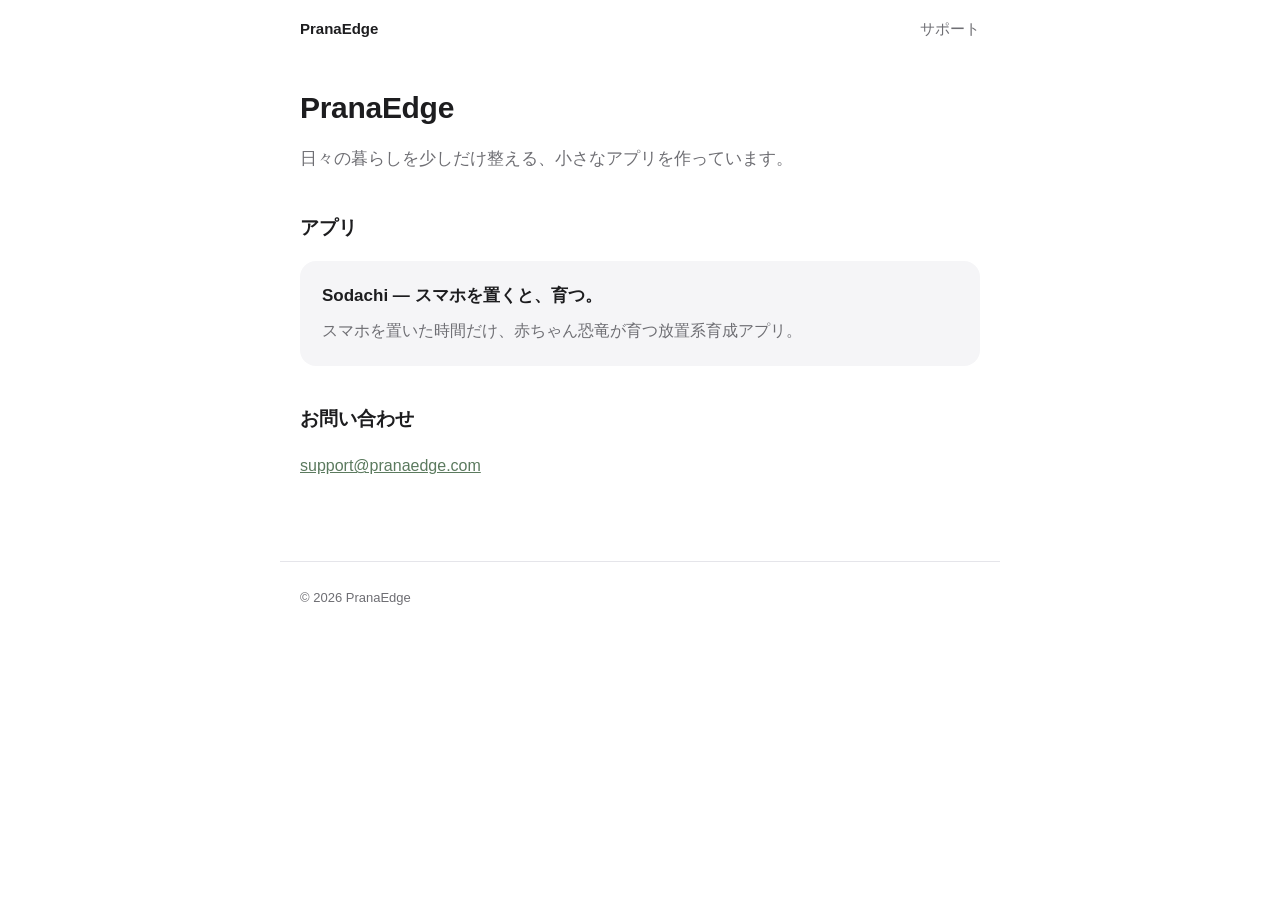
<file: index.html>
<!DOCTYPE html>
<html lang="ja">
<head>
<meta charset="utf-8">
<meta name="viewport" content="width=device-width, initial-scale=1">
<title>PranaEdge</title>
<meta name="description" content="PranaEdge は、日々の暮らしを少しだけ整える小さなアプリを作っています。">
<link rel="stylesheet" href="/style.css">
</head>
<body>
<header><a href="/">PranaEdge</a><nav><a href="/sodachi/support">サポート</a></nav></header>
<main>
  <h1>PranaEdge</h1>
  <p class="lead">日々の暮らしを少しだけ整える、小さなアプリを作っています。</p>
  <h2>アプリ</h2>
  <a class="card" href="/sodachi/" style="display:block;text-decoration:none;color:inherit">
    <h3>Sodachi — スマホを置くと、育つ。</h3>
    <p>スマホを置いた時間だけ、赤ちゃん恐竜が育つ放置系育成アプリ。</p>
  </a>
  <h2>お問い合わせ</h2>
  <p><a href="mailto:support@pranaedge.com">support@pranaedge.com</a></p>
</main>
<footer>© 2026 PranaEdge</footer>
</body>
</html>
</file>
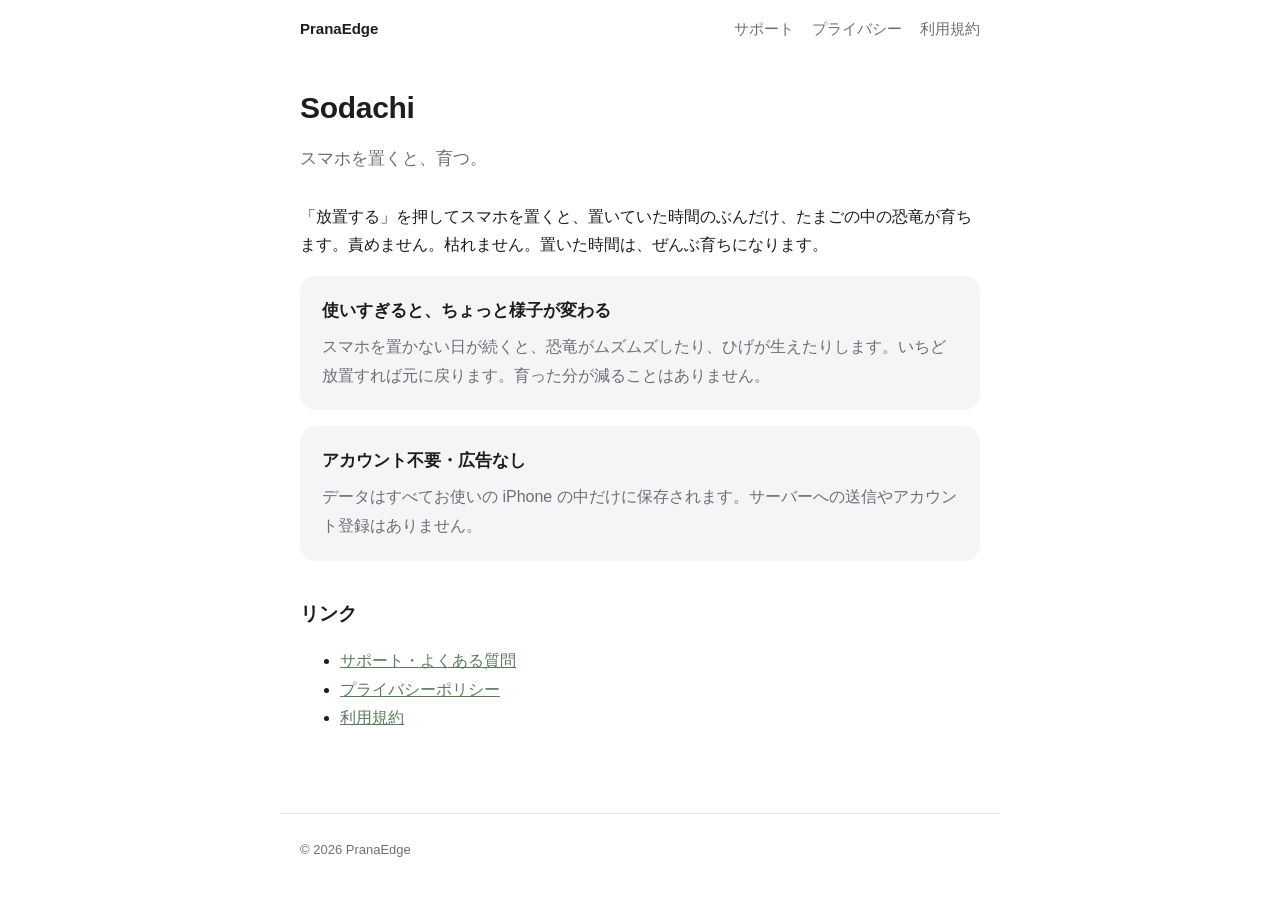
<file: sodachi/index.html>
<!DOCTYPE html>
<html lang="ja">
<head>
<meta charset="utf-8">
<meta name="viewport" content="width=device-width, initial-scale=1">
<title>Sodachi — スマホを置くと、育つ。</title>
<meta name="description" content="スマホを置いた時間だけ、赤ちゃん恐竜が育つ放置系育成アプリ。">
<link rel="stylesheet" href="/style.css">
</head>
<body>
<header><a href="/">PranaEdge</a><nav><a href="/sodachi/support">サポート</a><a href="/sodachi/privacy">プライバシー</a><a href="/sodachi/terms">利用規約</a></nav></header>
<main>
  <h1>Sodachi</h1>
  <p class="lead">スマホを置くと、育つ。</p>
  <p>「放置する」を押してスマホを置くと、置いていた時間のぶんだけ、たまごの中の恐竜が育ちます。責めません。枯れません。置いた時間は、ぜんぶ育ちになります。</p>
  <div class="card"><h3>使いすぎると、ちょっと様子が変わる</h3><p>スマホを置かない日が続くと、恐竜がムズムズしたり、ひげが生えたりします。いちど放置すれば元に戻ります。育った分が減ることはありません。</p></div>
  <div class="card"><h3>アカウント不要・広告なし</h3><p>データはすべてお使いの iPhone の中だけに保存されます。サーバーへの送信やアカウント登録はありません。</p></div>
  <h2>リンク</h2>
  <ul>
    <li><a href="/sodachi/support">サポート・よくある質問</a></li>
    <li><a href="/sodachi/privacy">プライバシーポリシー</a></li>
    <li><a href="/sodachi/terms">利用規約</a></li>
  </ul>
</main>
<footer>© 2026 PranaEdge</footer>
</body>
</html>
</file>
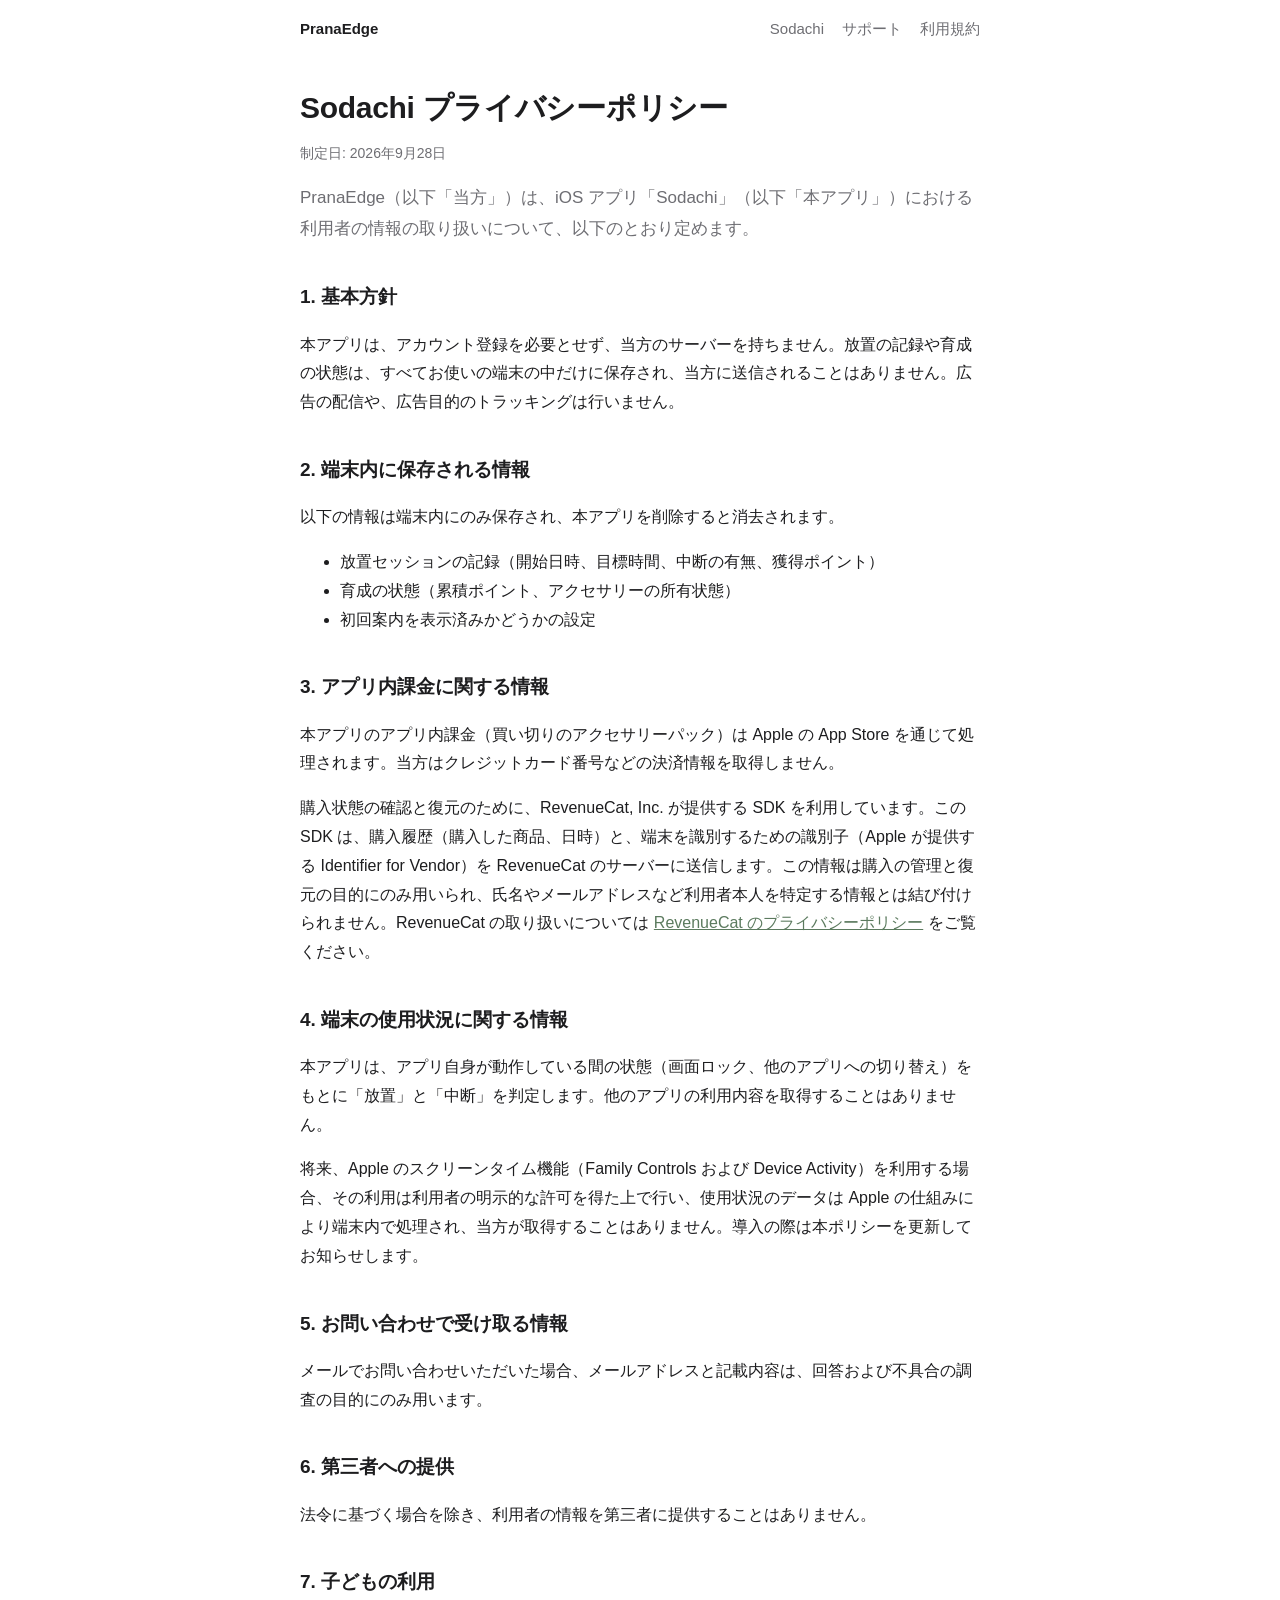
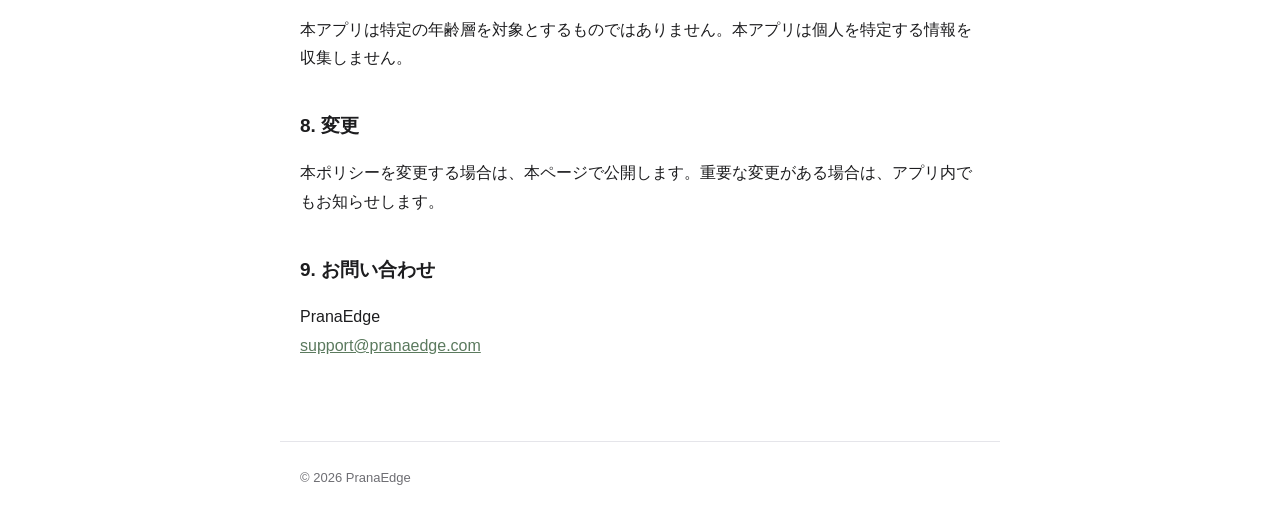
<file: sodachi/privacy.html>
<!DOCTYPE html>
<html lang="ja">
<head>
<meta charset="utf-8">
<meta name="viewport" content="width=device-width, initial-scale=1">
<title>Sodachi プライバシーポリシー</title>
<link rel="stylesheet" href="/style.css">
</head>
<body>
<header><a href="/">PranaEdge</a><nav><a href="/sodachi/">Sodachi</a><a href="/sodachi/support">サポート</a><a href="/sodachi/terms">利用規約</a></nav></header>
<main>
  <h1>Sodachi プライバシーポリシー</h1>
  <p class="date">制定日: 2026年9月28日</p>
  <p class="lead">PranaEdge（以下「当方」）は、iOS アプリ「Sodachi」（以下「本アプリ」）における利用者の情報の取り扱いについて、以下のとおり定めます。</p>

  <h2>1. 基本方針</h2>
  <p>本アプリは、アカウント登録を必要とせず、当方のサーバーを持ちません。放置の記録や育成の状態は、すべてお使いの端末の中だけに保存され、当方に送信されることはありません。広告の配信や、広告目的のトラッキングは行いません。</p>

  <h2>2. 端末内に保存される情報</h2>
  <p>以下の情報は端末内にのみ保存され、本アプリを削除すると消去されます。</p>
  <ul>
    <li>放置セッションの記録（開始日時、目標時間、中断の有無、獲得ポイント）</li>
    <li>育成の状態（累積ポイント、アクセサリーの所有状態）</li>
    <li>初回案内を表示済みかどうかの設定</li>
  </ul>

  <h2>3. アプリ内課金に関する情報</h2>
  <p>本アプリのアプリ内課金（買い切りのアクセサリーパック）は Apple の App Store を通じて処理されます。当方はクレジットカード番号などの決済情報を取得しません。</p>
  <p>購入状態の確認と復元のために、RevenueCat, Inc. が提供する SDK を利用しています。この SDK は、購入履歴（購入した商品、日時）と、端末を識別するための識別子（Apple が提供する Identifier for Vendor）を RevenueCat のサーバーに送信します。この情報は購入の管理と復元の目的にのみ用いられ、氏名やメールアドレスなど利用者本人を特定する情報とは結び付けられません。RevenueCat の取り扱いについては <a href="https://www.revenuecat.com/privacy" target="_blank" rel="noopener">RevenueCat のプライバシーポリシー</a> をご覧ください。</p>

  <h2>4. 端末の使用状況に関する情報</h2>
  <p>本アプリは、アプリ自身が動作している間の状態（画面ロック、他のアプリへの切り替え）をもとに「放置」と「中断」を判定します。他のアプリの利用内容を取得することはありません。</p>
  <p>将来、Apple のスクリーンタイム機能（Family Controls および Device Activity）を利用する場合、その利用は利用者の明示的な許可を得た上で行い、使用状況のデータは Apple の仕組みにより端末内で処理され、当方が取得することはありません。導入の際は本ポリシーを更新してお知らせします。</p>

  <h2>5. お問い合わせで受け取る情報</h2>
  <p>メールでお問い合わせいただいた場合、メールアドレスと記載内容は、回答および不具合の調査の目的にのみ用います。</p>

  <h2>6. 第三者への提供</h2>
  <p>法令に基づく場合を除き、利用者の情報を第三者に提供することはありません。</p>

  <h2>7. 子どもの利用</h2>
  <p>本アプリは特定の年齢層を対象とするものではありません。本アプリは個人を特定する情報を収集しません。</p>

  <h2>8. 変更</h2>
  <p>本ポリシーを変更する場合は、本ページで公開します。重要な変更がある場合は、アプリ内でもお知らせします。</p>

  <h2>9. お問い合わせ</h2>
  <p>PranaEdge<br><a href="mailto:support@pranaedge.com">support@pranaedge.com</a></p>
</main>
<footer>© 2026 PranaEdge</footer>
</body>
</html>
</file>
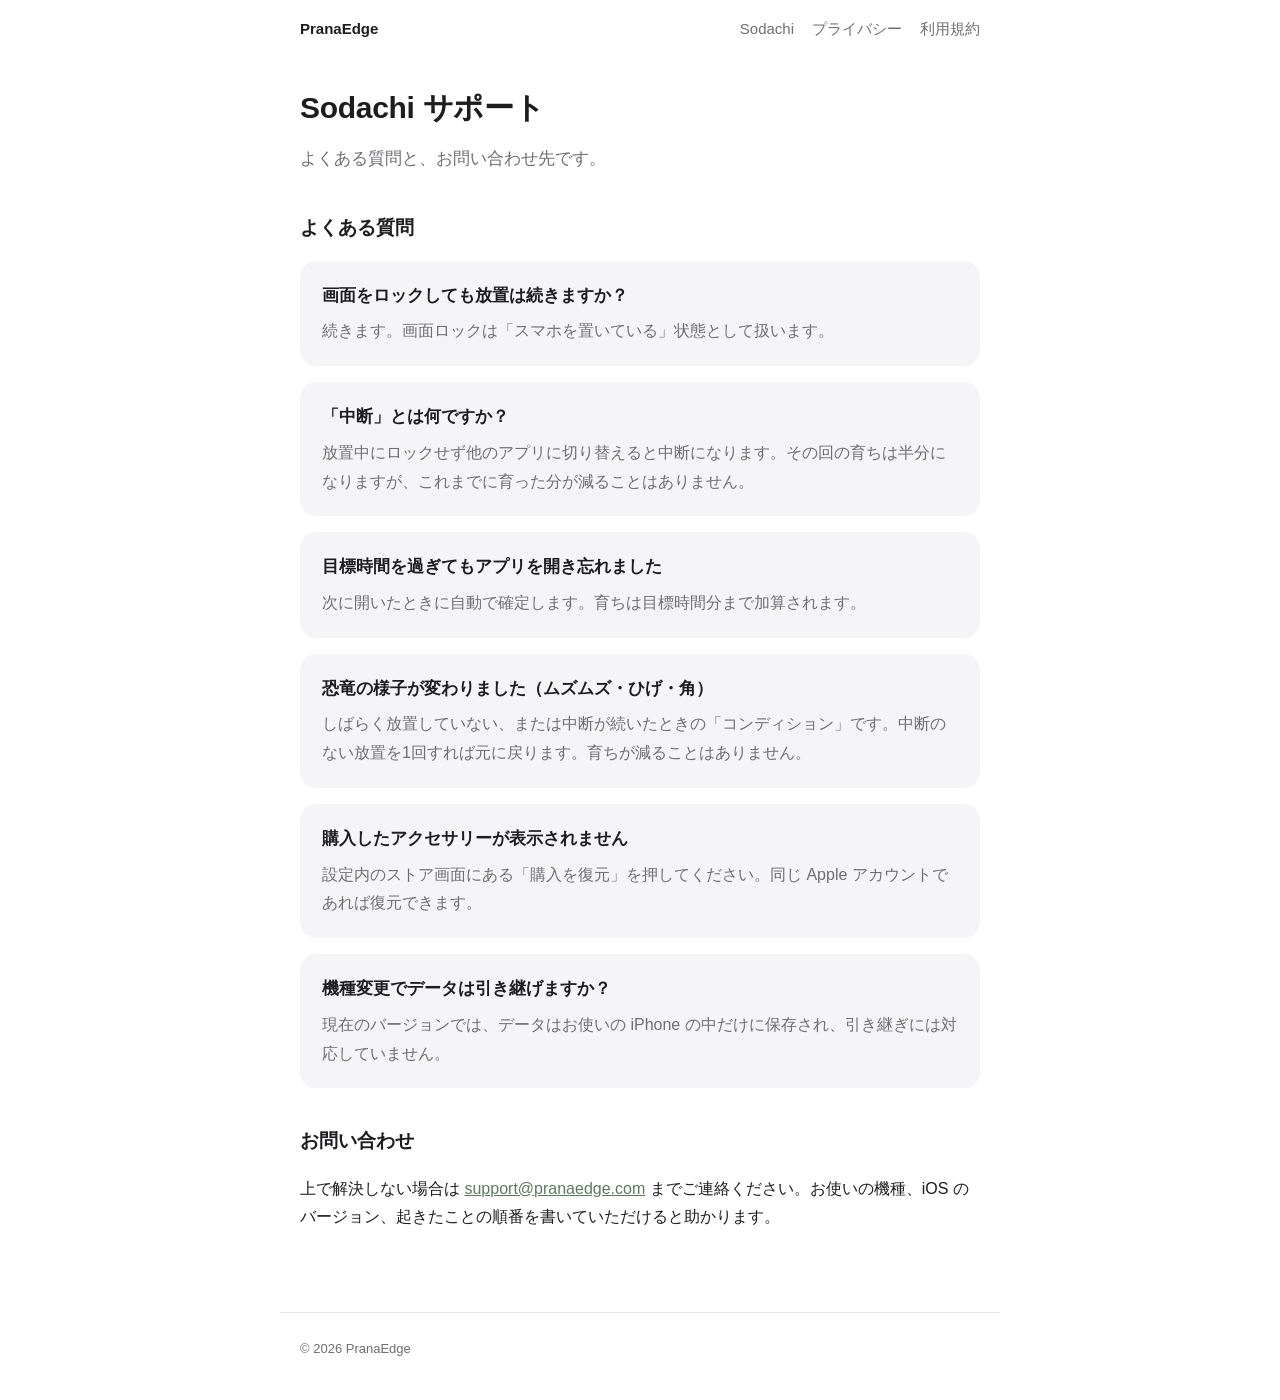
<file: sodachi/support.html>
<!DOCTYPE html>
<html lang="ja">
<head>
<meta charset="utf-8">
<meta name="viewport" content="width=device-width, initial-scale=1">
<title>Sodachi サポート</title>
<link rel="stylesheet" href="/style.css">
</head>
<body>
<header><a href="/">PranaEdge</a><nav><a href="/sodachi/">Sodachi</a><a href="/sodachi/privacy">プライバシー</a><a href="/sodachi/terms">利用規約</a></nav></header>
<main>
  <h1>Sodachi サポート</h1>
  <p class="lead">よくある質問と、お問い合わせ先です。</p>

  <h2>よくある質問</h2>
  <div class="card"><h3>画面をロックしても放置は続きますか？</h3><p>続きます。画面ロックは「スマホを置いている」状態として扱います。</p></div>
  <div class="card"><h3>「中断」とは何ですか？</h3><p>放置中にロックせず他のアプリに切り替えると中断になります。その回の育ちは半分になりますが、これまでに育った分が減ることはありません。</p></div>
  <div class="card"><h3>目標時間を過ぎてもアプリを開き忘れました</h3><p>次に開いたときに自動で確定します。育ちは目標時間分まで加算されます。</p></div>
  <div class="card"><h3>恐竜の様子が変わりました（ムズムズ・ひげ・角）</h3><p>しばらく放置していない、または中断が続いたときの「コンディション」です。中断のない放置を1回すれば元に戻ります。育ちが減ることはありません。</p></div>
  <div class="card"><h3>購入したアクセサリーが表示されません</h3><p>設定内のストア画面にある「購入を復元」を押してください。同じ Apple アカウントであれば復元できます。</p></div>
  <div class="card"><h3>機種変更でデータは引き継げますか？</h3><p>現在のバージョンでは、データはお使いの iPhone の中だけに保存され、引き継ぎには対応していません。</p></div>

  <h2>お問い合わせ</h2>
  <p>上で解決しない場合は <a href="mailto:support@pranaedge.com">support@pranaedge.com</a> までご連絡ください。お使いの機種、iOS のバージョン、起きたことの順番を書いていただけると助かります。</p>
</main>
<footer>© 2026 PranaEdge</footer>
</body>
</html>
</file>
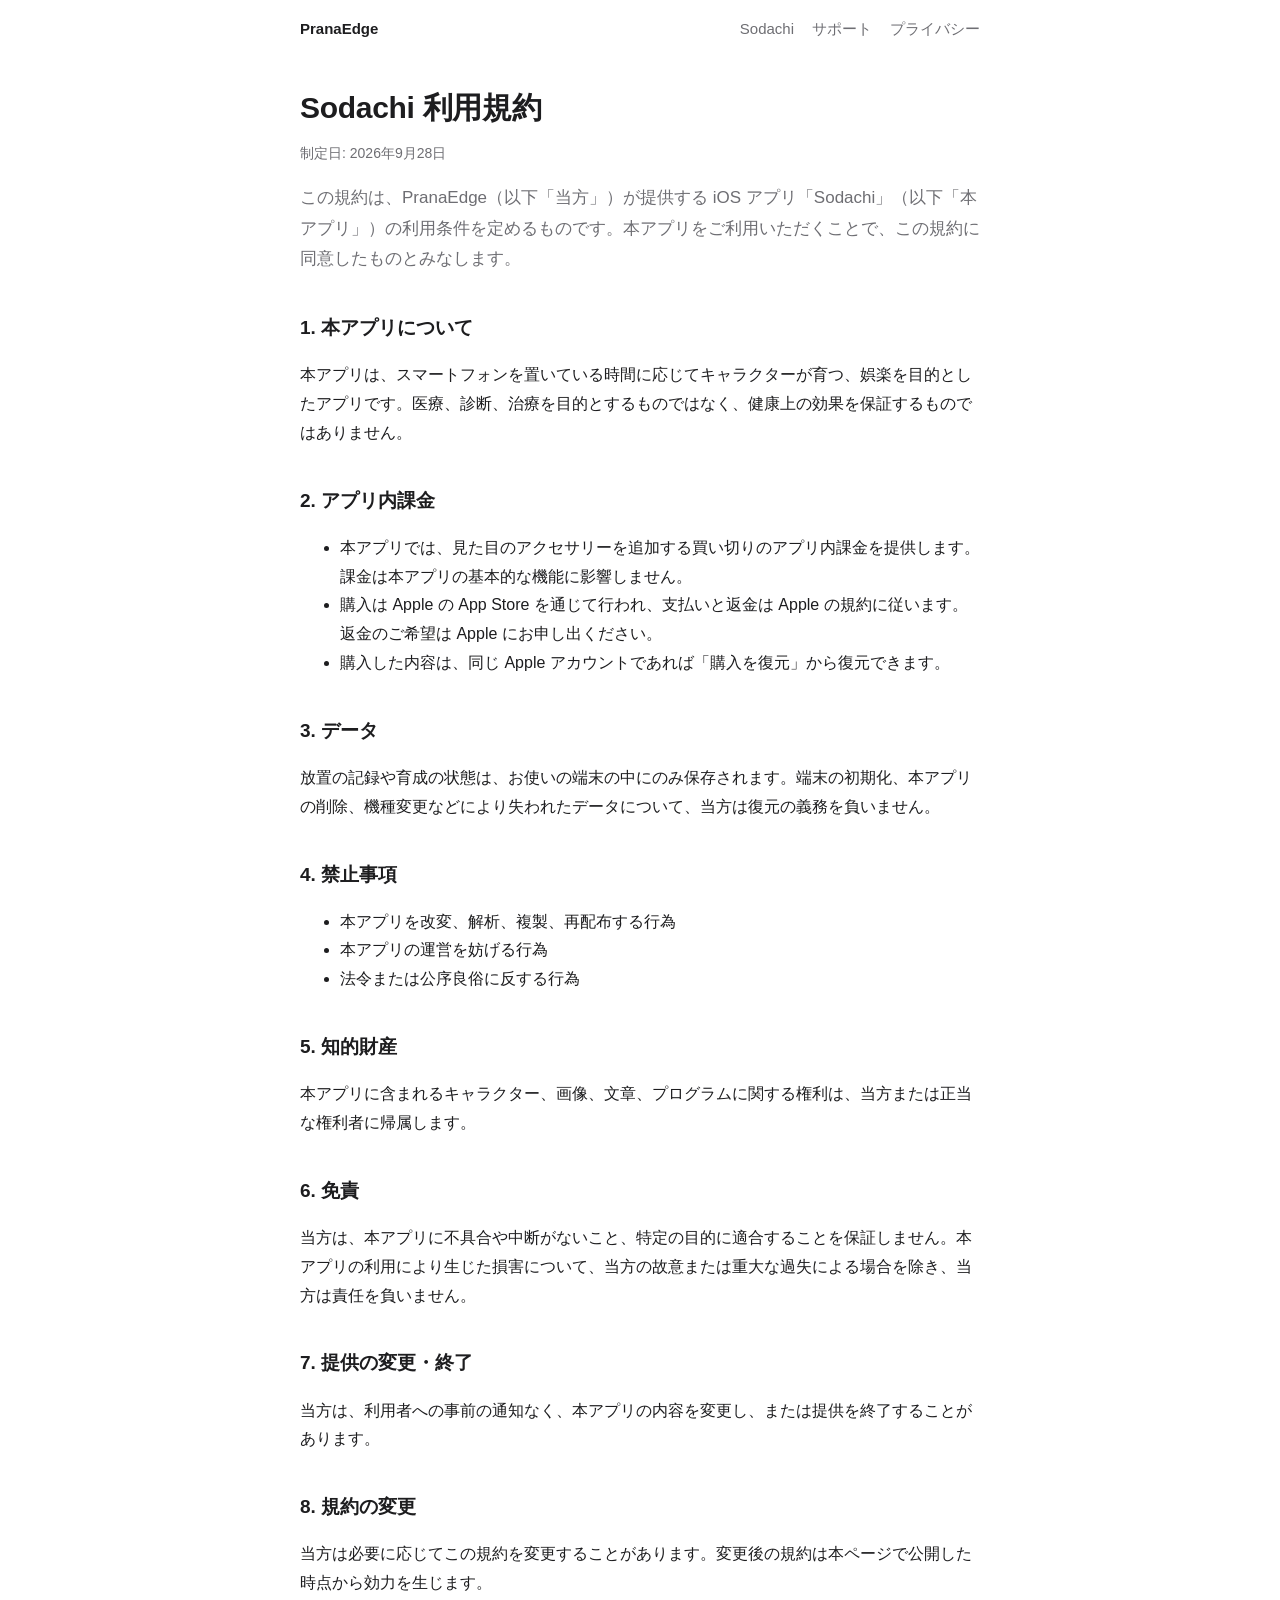
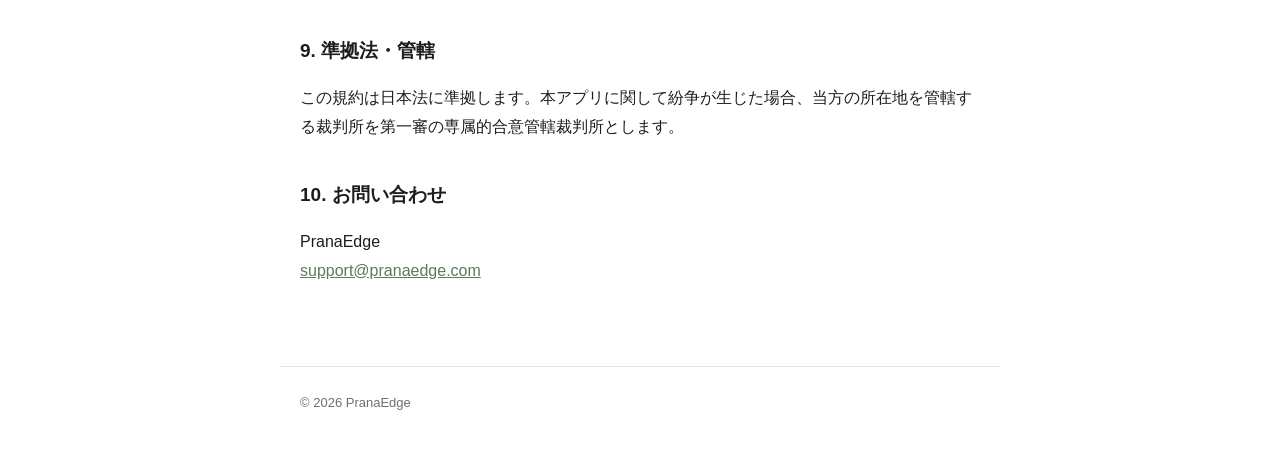
<file: sodachi/terms.html>
<!DOCTYPE html>
<html lang="ja">
<head>
<meta charset="utf-8">
<meta name="viewport" content="width=device-width, initial-scale=1">
<title>Sodachi 利用規約</title>
<link rel="stylesheet" href="/style.css">
</head>
<body>
<header><a href="/">PranaEdge</a><nav><a href="/sodachi/">Sodachi</a><a href="/sodachi/support">サポート</a><a href="/sodachi/privacy">プライバシー</a></nav></header>
<main>
  <h1>Sodachi 利用規約</h1>
  <p class="date">制定日: 2026年9月28日</p>
  <p class="lead">この規約は、PranaEdge（以下「当方」）が提供する iOS アプリ「Sodachi」（以下「本アプリ」）の利用条件を定めるものです。本アプリをご利用いただくことで、この規約に同意したものとみなします。</p>

  <h2>1. 本アプリについて</h2>
  <p>本アプリは、スマートフォンを置いている時間に応じてキャラクターが育つ、娯楽を目的としたアプリです。医療、診断、治療を目的とするものではなく、健康上の効果を保証するものではありません。</p>

  <h2>2. アプリ内課金</h2>
  <ul>
    <li>本アプリでは、見た目のアクセサリーを追加する買い切りのアプリ内課金を提供します。課金は本アプリの基本的な機能に影響しません。</li>
    <li>購入は Apple の App Store を通じて行われ、支払いと返金は Apple の規約に従います。返金のご希望は Apple にお申し出ください。</li>
    <li>購入した内容は、同じ Apple アカウントであれば「購入を復元」から復元できます。</li>
  </ul>

  <h2>3. データ</h2>
  <p>放置の記録や育成の状態は、お使いの端末の中にのみ保存されます。端末の初期化、本アプリの削除、機種変更などにより失われたデータについて、当方は復元の義務を負いません。</p>

  <h2>4. 禁止事項</h2>
  <ul>
    <li>本アプリを改変、解析、複製、再配布する行為</li>
    <li>本アプリの運営を妨げる行為</li>
    <li>法令または公序良俗に反する行為</li>
  </ul>

  <h2>5. 知的財産</h2>
  <p>本アプリに含まれるキャラクター、画像、文章、プログラムに関する権利は、当方または正当な権利者に帰属します。</p>

  <h2>6. 免責</h2>
  <p>当方は、本アプリに不具合や中断がないこと、特定の目的に適合することを保証しません。本アプリの利用により生じた損害について、当方の故意または重大な過失による場合を除き、当方は責任を負いません。</p>

  <h2>7. 提供の変更・終了</h2>
  <p>当方は、利用者への事前の通知なく、本アプリの内容を変更し、または提供を終了することがあります。</p>

  <h2>8. 規約の変更</h2>
  <p>当方は必要に応じてこの規約を変更することがあります。変更後の規約は本ページで公開した時点から効力を生じます。</p>

  <h2>9. 準拠法・管轄</h2>
  <p>この規約は日本法に準拠します。本アプリに関して紛争が生じた場合、当方の所在地を管轄する裁判所を第一審の専属的合意管轄裁判所とします。</p>

  <h2>10. お問い合わせ</h2>
  <p>PranaEdge<br><a href="mailto:support@pranaedge.com">support@pranaedge.com</a></p>
</main>
<footer>© 2026 PranaEdge</footer>
</body>
</html>
</file>
<file: style.css>
:root { --fg:#1d1d1f; --muted:#6e6e73; --bg:#ffffff; --card:#f5f5f7; --accent:#5b7a5e; --line:#e5e5ea; }
@media (prefers-color-scheme: dark) { :root { --fg:#f5f5f7; --muted:#a1a1a6; --bg:#000; --card:#1c1c1e; --accent:#9fb8a2; --line:#2c2c2e; } }
* { box-sizing:border-box; }
body { margin:0; font-family:-apple-system,BlinkMacSystemFont,"Hiragino Sans","Hiragino Kaku Gothic ProN","Noto Sans JP",sans-serif; color:var(--fg); background:var(--bg); line-height:1.8; -webkit-font-smoothing:antialiased; }
header, main, footer { max-width:720px; margin:0 auto; padding:0 20px; }
header { display:flex; align-items:center; justify-content:space-between; height:56px; font-size:15px; }
header a { color:var(--fg); text-decoration:none; font-weight:600; }
header nav a { font-weight:400; color:var(--muted); margin-left:18px; }
main { padding:32px 20px 64px; }
h1 { font-size:30px; line-height:1.3; margin:0 0 8px; letter-spacing:-0.01em; }
h2 { font-size:19px; margin:36px 0 10px; }
p, li { font-size:16px; }
.lead { color:var(--muted); font-size:17px; margin-bottom:28px; }
.card { background:var(--card); border-radius:16px; padding:20px 22px; margin:16px 0; }
.card h3 { margin:0 0 6px; font-size:17px; }
.card p { margin:0; color:var(--muted); }
a { color:var(--accent); }
footer { padding:24px 20px 40px; color:var(--muted); font-size:13px; border-top:1px solid var(--line); }
table { border-collapse:collapse; width:100%; font-size:15px; }
th, td { text-align:left; padding:8px 6px; border-bottom:1px solid var(--line); vertical-align:top; }
th { color:var(--muted); font-weight:500; white-space:nowrap; }
.date { color:var(--muted); font-size:14px; }
</file>
